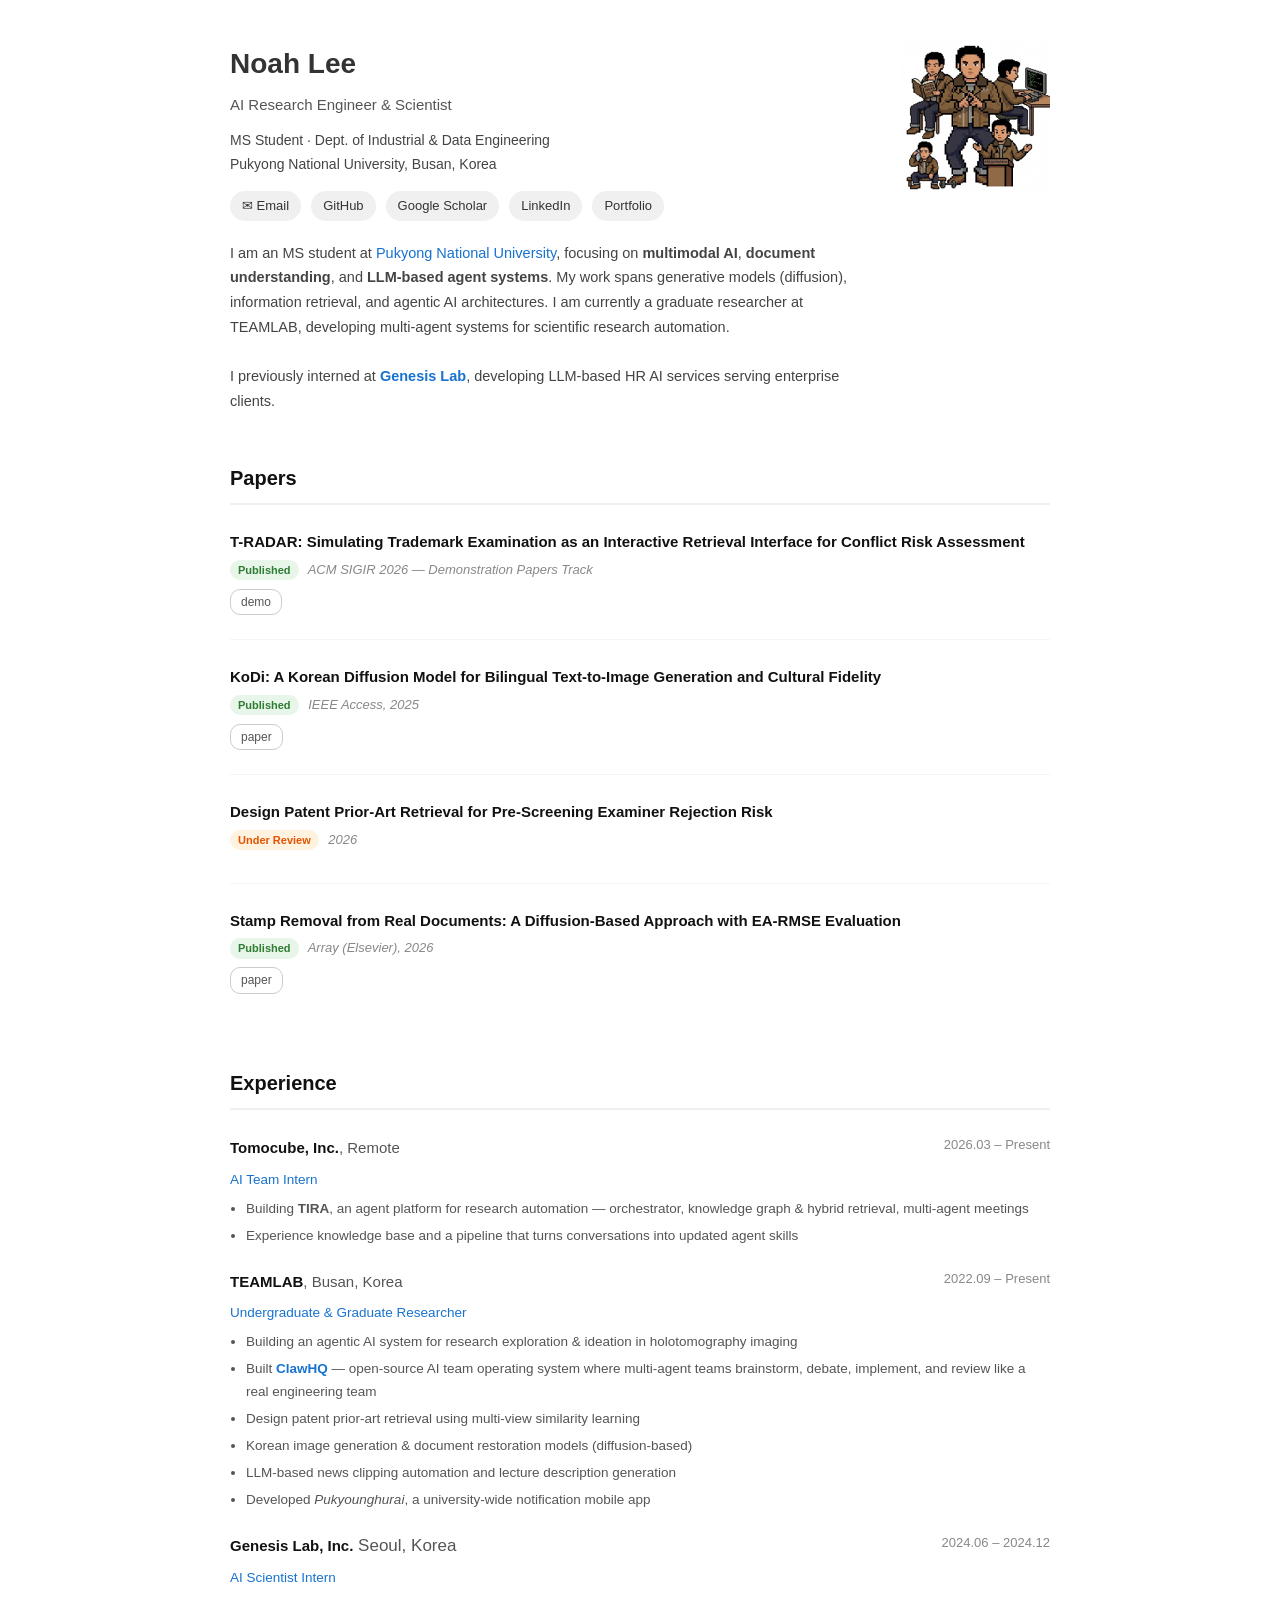
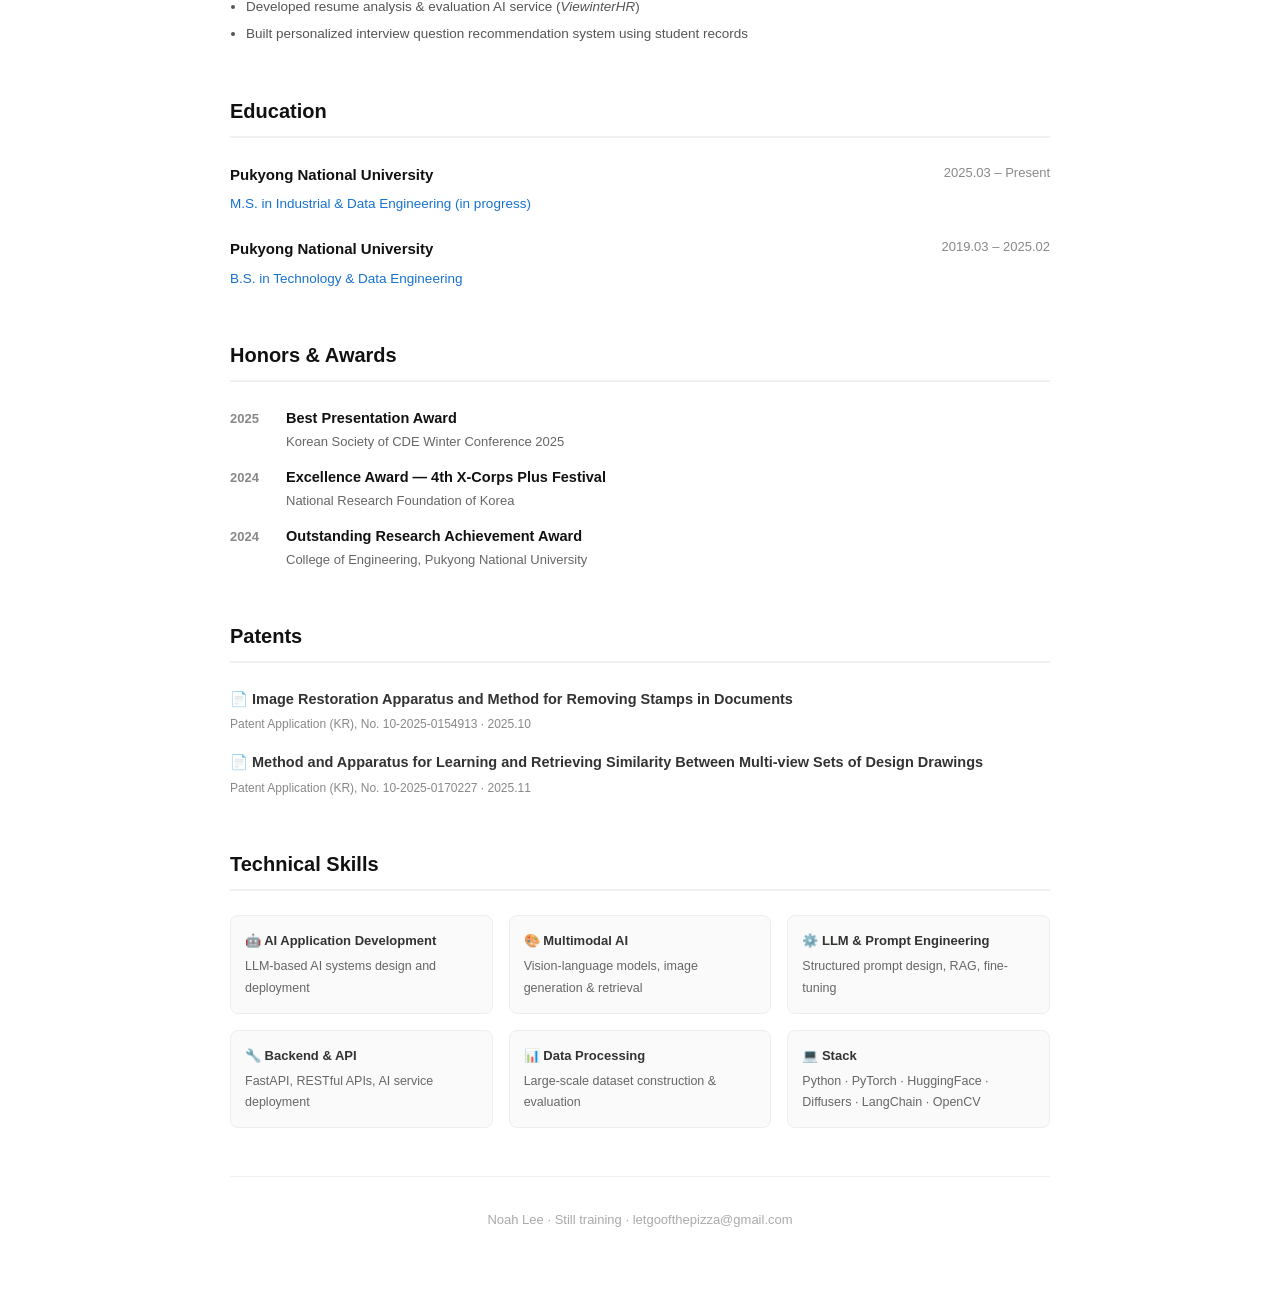
<file: old/index.html>
<!DOCTYPE HTML>
<html lang="en">
<head>
  <meta http-equiv="Content-Type" content="text/html; charset=UTF-8">
  <title>Noah Lee</title>
  <meta name="author" content="Noah Lee">
  <meta name="viewport" content="width=device-width, initial-scale=1">
  <meta name="description" content="Noah Lee — AI Research Engineer & Scientist. MS student at Pukyong National University.">
  <style>
    * { margin: 0; padding: 0; box-sizing: border-box; }
    body { font-family: -apple-system, 'Helvetica Neue', Arial, sans-serif; font-size: 17px; line-height: 1.7; color: #333; background: #fff; }
    a { color: #1772d0; text-decoration: none; }
    a:hover { text-decoration: underline; }
    .container { max-width: 860px; margin: 0 auto; padding: 40px 20px; }
    .header { display: flex; gap: 40px; margin-bottom: 48px; align-items: flex-start; }
    .header-text { flex: 1; }
    .header h1 { font-size: 28px; font-weight: 700; margin-bottom: 4px; }
    .header .title { color: #555; font-size: 15px; margin-bottom: 12px; }
    .header .affil { font-size: 14px; color: #444; margin-bottom: 14px; }
    .header .links { display: flex; gap: 10px; flex-wrap: wrap; margin-bottom: 20px; }
    .header .links a { background: #f0f0f0; padding: 4px 12px; border-radius: 20px; font-size: 13px; color: #333; }
    .header .links a:hover { background: #e0e8f8; color: #1772d0; text-decoration: none; }
    .bio { font-size: 14.5px; color: #444; line-height: 1.7; }
    .profile-pic-shell { position: relative; flex-shrink: 0; display: block; width: 150px; height: 150px; background: center / contain no-repeat url('../frame1_static.png'); }
    .profile-pic-shell:hover { cursor: pointer; }
    .profile-canvas { width: 100%; height: 100%; border-radius: 10px; image-rendering: pixelated; display: block; }
    .section { margin-bottom: 48px; }
    .section h2 { font-size: 20px; font-weight: 700; color: #111; border-bottom: 2px solid #f0f0f0; padding-bottom: 8px; margin-bottom: 24px; }
    .pub { display: flex; gap: 20px; margin-bottom: 24px; padding-bottom: 24px; border-bottom: 1px solid #f5f5f5; }
    .pub:last-child { border-bottom: none; }
    .pub-img { display: none; }
    .pub-content { flex: 1; }
    .pub-title { font-weight: 600; font-size: 15px; color: #111; margin-bottom: 4px; }
    .pub-venue { font-size: 13px; color: #888; margin-bottom: 8px; font-style: italic; }
    .badge { display: inline-block; padding: 1px 8px; border-radius: 10px; font-size: 11px; font-style: normal; font-weight: 600; margin-right: 6px; }
    .badge-published { background: #e8f5e9; color: #2e7d32; }
    .pub-links { display: flex; gap: 8px; }
    .pub-links a { font-size: 12px; padding: 2px 10px; border: 1px solid #ccc; border-radius: 10px; color: #555; }
    .pub-links a:hover { border-color: #1772d0; color: #1772d0; text-decoration: none; }
    .award-list { list-style: none; }
    .award-list li { display: flex; gap: 16px; margin-bottom: 12px; align-items: flex-start; }
    .award-year { font-size: 13px; color: #888; min-width: 40px; font-weight: 600; padding-top: 2px; }
    .award-content { font-size: 14.5px; }
    .award-name { font-weight: 600; color: #111; }
    .award-org { color: #666; font-size: 13px; }
    .patent-list { list-style: none; }
    .patent-list li { margin-bottom: 14px; font-size: 14.5px; }
    .patent-list li::before { content: "📄 "; }
    .patent-no { font-size: 12px; color: #888; }
    .exp { margin-bottom: 20px; }
    .exp-header { display: flex; justify-content: space-between; align-items: flex-start; margin-bottom: 6px; }
    .exp-company { font-weight: 700; font-size: 15px; color: #111; }
    .exp-period { font-size: 13px; color: #888; }
    .exp-role { font-size: 13.5px; color: #1772d0; margin-bottom: 6px; }
    .exp-desc { font-size: 13.5px; color: #555; padding-left: 16px; }
    .exp-desc li { margin-bottom: 4px; }
    .skill-grid { display: grid; grid-template-columns: repeat(auto-fill, minmax(240px, 1fr)); gap: 16px; }
    .skill-item { background: #fafafa; border: 1px solid #eee; border-radius: 8px; padding: 14px; }
    .skill-label { font-weight: 600; font-size: 13px; color: #333; margin-bottom: 4px; }
    .skill-desc { font-size: 12.5px; color: #666; }
    footer { text-align: center; padding: 32px 0; color: #aaa; font-size: 13px; border-top: 1px solid #f0f0f0; }
    @media (max-width: 640px) {
      .header { flex-direction: column-reverse; align-items: center; }
      .profile-pic-shell { width: 120px; height: 120px; }
      .pub { flex-direction: column; }
      .pub-img { width: 100%; height: 120px; }
    }
  </style>
</head>
<body>
<div class="container">

  <!-- Header -->
  <div class="header">
    <div class="header-text">
      <h1>Noah Lee</h1>
      <div class="title">AI Research Engineer &amp; Scientist</div>
      <div class="affil">
        MS Student · Dept. of Industrial &amp; Data Engineering<br>
        Pukyong National University, Busan, Korea
      </div>
      <div class="links">
        <a href="mailto:letgoofthepizza@gmail.com">✉ Email</a>
        <a href="https://github.com/pizzalist" target="_blank">GitHub</a>
        <a href="https://scholar.google.com/citations?user=odDXbT4AAAAJ&hl=en" target="_blank">Google Scholar</a>
        <a href="https://www.linkedin.com/in/letgoofthepizza/" target="_blank">LinkedIn</a>
        <a href="./portfolio/">Portfolio</a>
      </div>
      <p class="bio">
        I am an MS student at <a href="https://www.pknu.ac.kr" target="_blank">Pukyong National University</a>,
        focusing on <strong>multimodal AI</strong>, <strong>document understanding</strong>, and
        <strong>LLM-based agent systems</strong>.
        My work spans generative models (diffusion), information retrieval, and agentic AI architectures.
        I am currently a graduate researcher at TEAMLAB, developing multi-agent systems
        for scientific research automation.
        <br><br>
        I previously interned at <a href="https://home.genesislab.ai" target="_blank"><strong>Genesis Lab</strong></a>,
        developing LLM-based HR AI services serving enterprise clients.
      </p>
    </div>
    <div class="profile-pic-shell" id="profileAnimation">
      <canvas class="profile-canvas" id="profileCanvas" width="160" height="160" aria-label="Noah Lee animated portrait"></canvas>
    </div>
  </div>

  <!-- Papers -->
  <div class="section">
    <h2>Papers</h2>

    <div class="pub">
      <div class="pub-img">⚖️</div>
      <div class="pub-content">
        <div class="pub-title">T-RADAR: Simulating Trademark Examination as an Interactive Retrieval Interface for Conflict Risk Assessment</div>
        <div class="pub-venue">
          <span class="badge badge-published">Published</span>
          <em>ACM SIGIR 2026</em> — Demonstration Papers Track
        </div>
        <div class="pub-links">
          <a href="https://yongchoooon.github.io/tradar" target="_blank">demo</a>
        </div>
      </div>
    </div>

    <div class="pub">
      <div class="pub-img">🎨</div>
      <div class="pub-content">
        <div class="pub-title">KoDi: A Korean Diffusion Model for Bilingual Text-to-Image Generation and Cultural Fidelity</div>
        <div class="pub-venue">
          <span class="badge badge-published">Published</span>
          <em>IEEE Access</em>, 2025
        </div>
        <div class="pub-links">
          <a href="https://doi.org/10.1109/ACCESS.2025.3633798" target="_blank">paper</a>
        </div>
      </div>
    </div>

    <div class="pub">
      <div class="pub-img">📄</div>
      <div class="pub-content">
        <div class="pub-title">Design Patent Prior-Art Retrieval for Pre-Screening Examiner Rejection Risk</div>
        <div class="pub-venue">
          <span class="badge" style="background:#fff3e0;color:#e65100;">Under Review</span>
          2026
        </div>
      </div>
    </div>

    <div class="pub">
      <div class="pub-img">🖊️</div>
      <div class="pub-content">
        <div class="pub-title">Stamp Removal from Real Documents: A Diffusion-Based Approach with EA-RMSE Evaluation</div>
        <div class="pub-venue">
          <span class="badge badge-published">Published</span>
          <em>Array (Elsevier)</em>, 2026
        </div>
        <div class="pub-links">
          <a href="https://www.sciencedirect.com/science/article/pii/S2590005626001785" target="_blank">paper</a>
        </div>
      </div>
    </div>

  </div>

  <!-- Experience -->
  <div class="section">
    <h2>Experience</h2>

    <div class="exp">
      <div class="exp-header">
        <span><span class="exp-company">Tomocube, Inc.</span><span style="color:#555;font-weight:400;font-size:15px;">, Remote</span></span>
        <span class="exp-period">2026.03 – Present</span>
      </div>
      <div class="exp-role">AI Team Intern</div>
      <ul class="exp-desc">
        <li>Building <strong>TIRA</strong>, an agent platform for research automation — orchestrator, knowledge graph &amp; hybrid retrieval, multi-agent meetings</li>
        <li>Experience knowledge base and a pipeline that turns conversations into updated agent skills</li>
      </ul>
    </div>

    <div class="exp">
      <div class="exp-header">
        <span><span class="exp-company">TEAMLAB</span><span style="color:#555;font-weight:400;font-size:15px;">, Busan, Korea</span></span>
        <span class="exp-period">2022.09 – Present</span>
      </div>
      <div class="exp-role">Undergraduate &amp; Graduate Researcher</div>
      <ul class="exp-desc">
        <li>Building an agentic AI system for research exploration &amp; ideation in holotomography imaging</li>
        <li>Built <strong><a href="https://github.com/pizzalist/ClawHQ" target="_blank">ClawHQ</a></strong> — open-source AI team operating system where multi-agent teams brainstorm, debate, implement, and review like a real engineering team</li>
        <li>Design patent prior-art retrieval using multi-view similarity learning</li>
        <li>Korean image generation &amp; document restoration models (diffusion-based)</li>
        <li>LLM-based news clipping automation and lecture description generation</li>
        <li>Developed <em>Pukyounghurai</em>, a university-wide notification mobile app</li>
      </ul>
    </div>

    <div class="exp">
      <div class="exp-header">
        <div>
          <a href="https://home.genesislab.ai" target="_blank" class="exp-company">Genesis Lab, Inc.</a><span style="color:#555;font-weight:400;"> Seoul, Korea</span>
        </div>
        <span class="exp-period">2024.06 – 2024.12</span>
      </div>
      <div class="exp-role">AI Scientist Intern</div>
      <ul class="exp-desc">
        <li>Developed resume analysis &amp; evaluation AI service (<em>ViewinterHR</em>)</li>
        <li>Built personalized interview question recommendation system using student records</li>
      </ul>
    </div>

  </div>

  <!-- Education -->
  <div class="section">
    <h2>Education</h2>
    <div class="exp">
      <div class="exp-header">
        <span class="exp-company">Pukyong National University</span>
        <span class="exp-period">2025.03 – Present</span>
      </div>
      <div class="exp-role">M.S. in Industrial &amp; Data Engineering (in progress)</div>
    </div>
    <div class="exp">
      <div class="exp-header">
        <span class="exp-company">Pukyong National University</span>
        <span class="exp-period">2019.03 – 2025.02</span>
      </div>
      <div class="exp-role">B.S. in Technology &amp; Data Engineering</div>
    </div>
  </div>

  <!-- Honors & Awards -->
  <div class="section">
    <h2>Honors &amp; Awards</h2>
    <ul class="award-list">
      <li>
        <span class="award-year">2025</span>
        <div class="award-content">
          <div class="award-name">Best Presentation Award</div>
          <div class="award-org">Korean Society of CDE Winter Conference 2025</div>
        </div>
      </li>
      <li>
        <span class="award-year">2024</span>
        <div class="award-content">
          <div class="award-name">Excellence Award — 4th X-Corps Plus Festival</div>
          <div class="award-org">National Research Foundation of Korea</div>
        </div>
      </li>
      <li>
        <span class="award-year">2024</span>
        <div class="award-content">
          <div class="award-name">Outstanding Research Achievement Award</div>
          <div class="award-org">College of Engineering, Pukyong National University</div>
        </div>
      </li>
    </ul>
  </div>

  <!-- Patents -->
  <div class="section">
    <h2>Patents</h2>
    <ul class="patent-list">
      <li>
        <strong>Image Restoration Apparatus and Method for Removing Stamps in Documents</strong><br>
        <span class="patent-no">Patent Application (KR), No. 10-2025-0154913 · 2025.10</span>
      </li>
      <li>
        <strong>Method and Apparatus for Learning and Retrieving Similarity Between Multi-view Sets of Design Drawings</strong><br>
        <span class="patent-no">Patent Application (KR), No. 10-2025-0170227 · 2025.11</span>
      </li>
    </ul>
  </div>

  <!-- Skills -->
  <div class="section">
    <h2>Technical Skills</h2>
    <div class="skill-grid">
      <div class="skill-item">
        <div class="skill-label">🤖 AI Application Development</div>
        <div class="skill-desc">LLM-based AI systems design and deployment</div>
      </div>
      <div class="skill-item">
        <div class="skill-label">🎨 Multimodal AI</div>
        <div class="skill-desc">Vision-language models, image generation &amp; retrieval</div>
      </div>
      <div class="skill-item">
        <div class="skill-label">⚙️ LLM &amp; Prompt Engineering</div>
        <div class="skill-desc">Structured prompt design, RAG, fine-tuning</div>
      </div>
      <div class="skill-item">
        <div class="skill-label">🔧 Backend &amp; API</div>
        <div class="skill-desc">FastAPI, RESTful APIs, AI service deployment</div>
      </div>
      <div class="skill-item">
        <div class="skill-label">📊 Data Processing</div>
        <div class="skill-desc">Large-scale dataset construction &amp; evaluation</div>
      </div>
      <div class="skill-item">
        <div class="skill-label">💻 Stack</div>
        <div class="skill-desc">Python · PyTorch · HuggingFace · Diffusers · LangChain · OpenCV</div>
      </div>
    </div>
  </div>

  <footer>
    Noah Lee · Still training · letgoofthepizza@gmail.com
  </footer>

</div>
<script>
  const shell = document.getElementById('profileAnimation');
  const canvas = document.getElementById('profileCanvas');
  const ctx = canvas.getContext('2d', { alpha: true });
  const frameSources = [
    '../frame1_static.png',
    '../frame2_static.png',
    '../frame3_static.png',
    '../frame4_static.png',
    '../frame5_static.png',
    '../frame6_static.png'
  ];
  const frameTimings = [0, 200, 350, 500, 700, 900];
  const animationTotalMs = 2800;
  const loadedFrames = [];
  let animationFrameId = null;
  let playing = false;
  let ready = false;

  ctx.imageSmoothingEnabled = false;

  function drawFrame(index) {
    ctx.clearRect(0, 0, canvas.width, canvas.height);
    ctx.drawImage(loadedFrames[index], 0, 0, canvas.width, canvas.height);
  }

  function frameIndexAt(elapsedMs) {
    for (let i = frameTimings.length - 1; i >= 0; i -= 1) {
      if (elapsedMs >= frameTimings[i]) return i;
    }
    return 0;
  }

  function stopProfileAnimation() {
    if (animationFrameId) cancelAnimationFrame(animationFrameId);
    animationFrameId = null;
    playing = false;
    if (ready) drawFrame(0);
  }

  function playProfileAnimation(forceRestart = false) {
    if (!ready) return;
    if (playing && !forceRestart) return;
    if (animationFrameId) cancelAnimationFrame(animationFrameId);

    playing = true;
    const startedAt = performance.now();

    function tick(now) {
      const elapsed = now - startedAt;

      if (elapsed >= animationTotalMs) {
        stopProfileAnimation();
        return;
      }

      drawFrame(frameIndexAt(elapsed));
      animationFrameId = requestAnimationFrame(tick);
    }

    drawFrame(0);
    animationFrameId = requestAnimationFrame(tick);
  }

  async function loadFrames() {
    const images = await Promise.all(frameSources.map((src) => new Promise((resolve, reject) => {
      const img = new Image();
      img.decoding = 'sync';
      img.onload = async () => {
        try {
          if (img.decode) await img.decode();
        } catch (error) {
          // Ignore decode errors and use the loaded image anyway.
        }
        resolve(img);
      };
      img.onerror = reject;
      img.src = src;
    })));

    loadedFrames.push(...images);
    ready = true;
    drawFrame(0);
    playProfileAnimation(true);
  }

  loadFrames();
  shell.addEventListener('mouseenter', () => playProfileAnimation(false));
  shell.addEventListener('click', () => playProfileAnimation(true));
</script>
</body>
</html>
</file>
